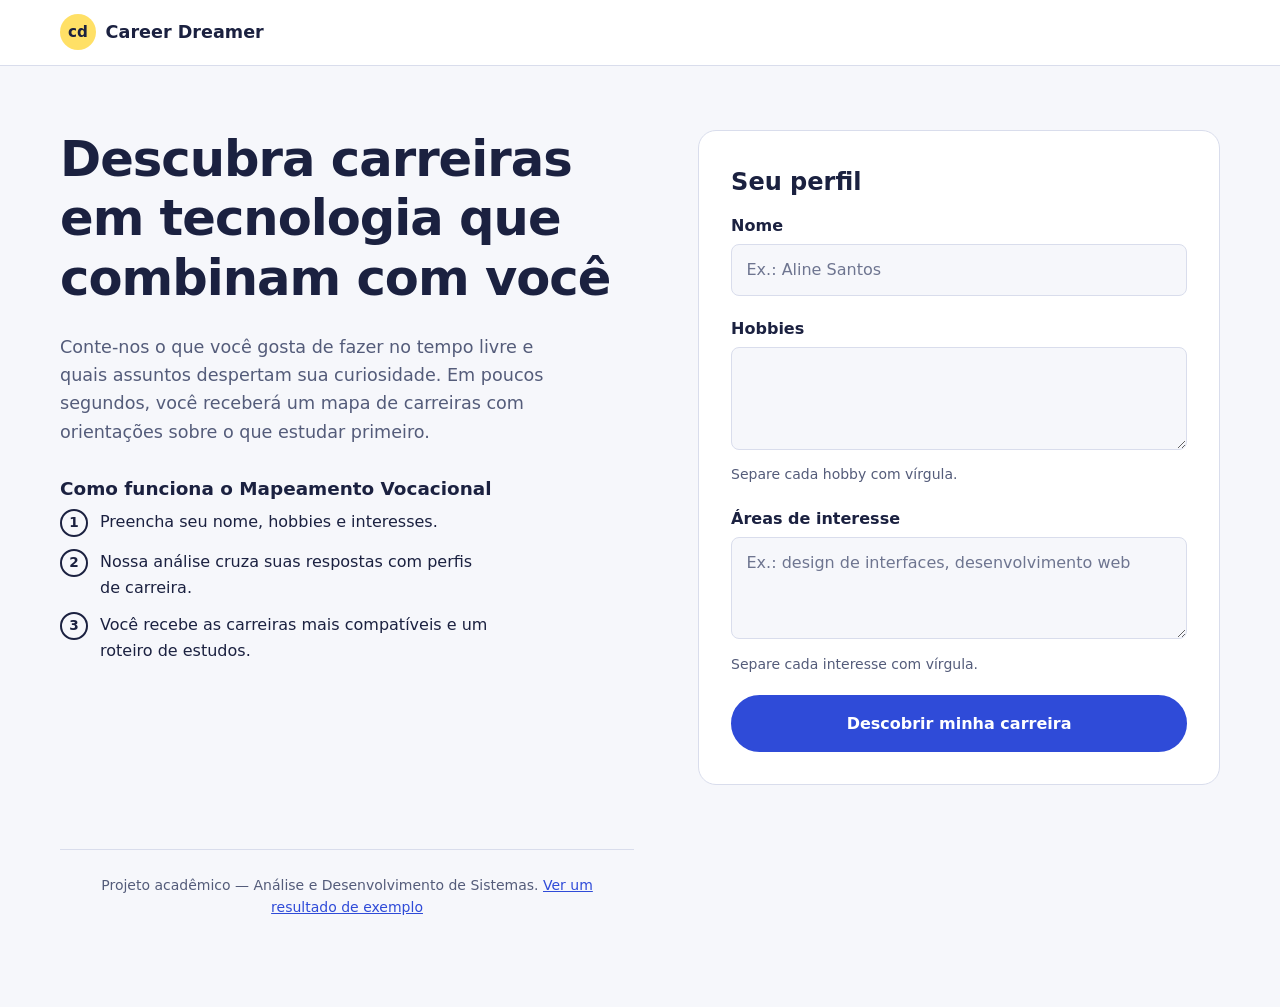
<file: index.html>
<!DOCTYPE html>
<html lang="pt-BR">
<head>
  <meta charset="UTF-8">
  <meta name="viewport" content="width=device-width, initial-scale=1.0">
  <meta name="description" content="Conte seus hobbies e interesses e descubra carreiras em tecnologia que combinam com você.">
  <title>Career Dreamer — Descubra sua carreira em tecnologia</title>
  <link rel="stylesheet" href="css/style.css">
  <script src="js/config.js" defer></script>
  <script src="js/app.js" defer></script>
</head>
<body>

  <div class="topo">
    <div class="container topo__conteudo">
      <div>
        <a href="index.html" class="marca">
          <div class="marca__simbolo">cd</div>
          <div>Career Dreamer</div>
        </a>
      </div>
    </div>
  </div>

  <main class="container pagina-inicial">
    <div class="apresentacao">
      <h1 class="titulo-principal">Descubra carreiras em tecnologia que combinam com você</h1>
      <p class="apresentacao__texto">
        Conte-nos o que você gosta de fazer no tempo livre e quais assuntos despertam sua curiosidade.
        Em poucos segundos, você receberá um mapa de carreiras com orientações sobre o que estudar primeiro.
      </p>

      <h2 class="subtitulo">Como funciona o Mapeamento Vocacional</h2>
      <ol class="passos">
        <li class="passo">Preencha seu nome, hobbies e interesses.</li>
        <li class="passo">Nossa análise cruza suas respostas com perfis de carreira.</li>
        <li class="passo">Você recebe as carreiras mais compatíveis e um roteiro de estudos.</li>
        </ol>
    </div>

    <div class="cartao">
      <div class="subtitulo-cartao">Seu perfil</div>

      <form id="form-perfil" class="formulario">
        <div class="campo">
          <div>
            <label for="nome">Nome</label>
          </div>
          <div>
            <input 
              type="text" 
              id="nome" 
              name="nome" 
              placeholder="Ex.: Aline Santos"
              minlength="2"
              maxlength="60"
              required
            >
          </div>
        </div>

        <div class="campo">
          <div>
            <label for="hobbies">Hobbies</label>
          </div>
          <div>
            <textarea 
              id="hobbies" 
              name="hobbies" 
              rows="3"
              placeholder="Ex.: jogar videogame, desenhar, organizar eventos"
              required
              >
            </textarea>
          </div>
          <div class="dica">Separe cada hobby com vírgula.</div>
        </div>

        <div class="campo">
          <div>
            <label for="interesses">Áreas de interesse</label>
          </div>
          <div>
            <textarea 
            id="interesses" 
            name="interesses" 
            rows="3"
            placeholder="Ex.: design de interfaces, desenvolvimento web"
            required
            ></textarea>
          </div>
          <div class="dica">Separe cada interesse com vírgula.</div>
        </div>

        <button type="submit" class="botao">Descobrir minha carreira</button>
      </form>
    </div>
  </div>

  <footer class="rodape">
    <div class="container">
      <p>Projeto acadêmico — Análise e Desenvolvimento de Sistemas.
        <a href="resultado.html?exemplo">Ver um resultado de exemplo</a></p>
    </div>
  </footer>

  <dialog id="modal-aviso" class="modal" aria-labelledby="modal-titulo" aria-describedby="modal-texto">
  <h2 id="modal-titulo">Tente mais tarde</h2>
  <p id="modal-texto">
    O serviço de análise de carreiras ainda não está disponível.
    Volte em breve para ver seu mapa de carreiras.
  </p>
  <form method="dialog" class="modal__acoes">
    <button class="botao" autofocus>Entendi</button>
  </form>
  </dialog>

</body>
</html>
</file>
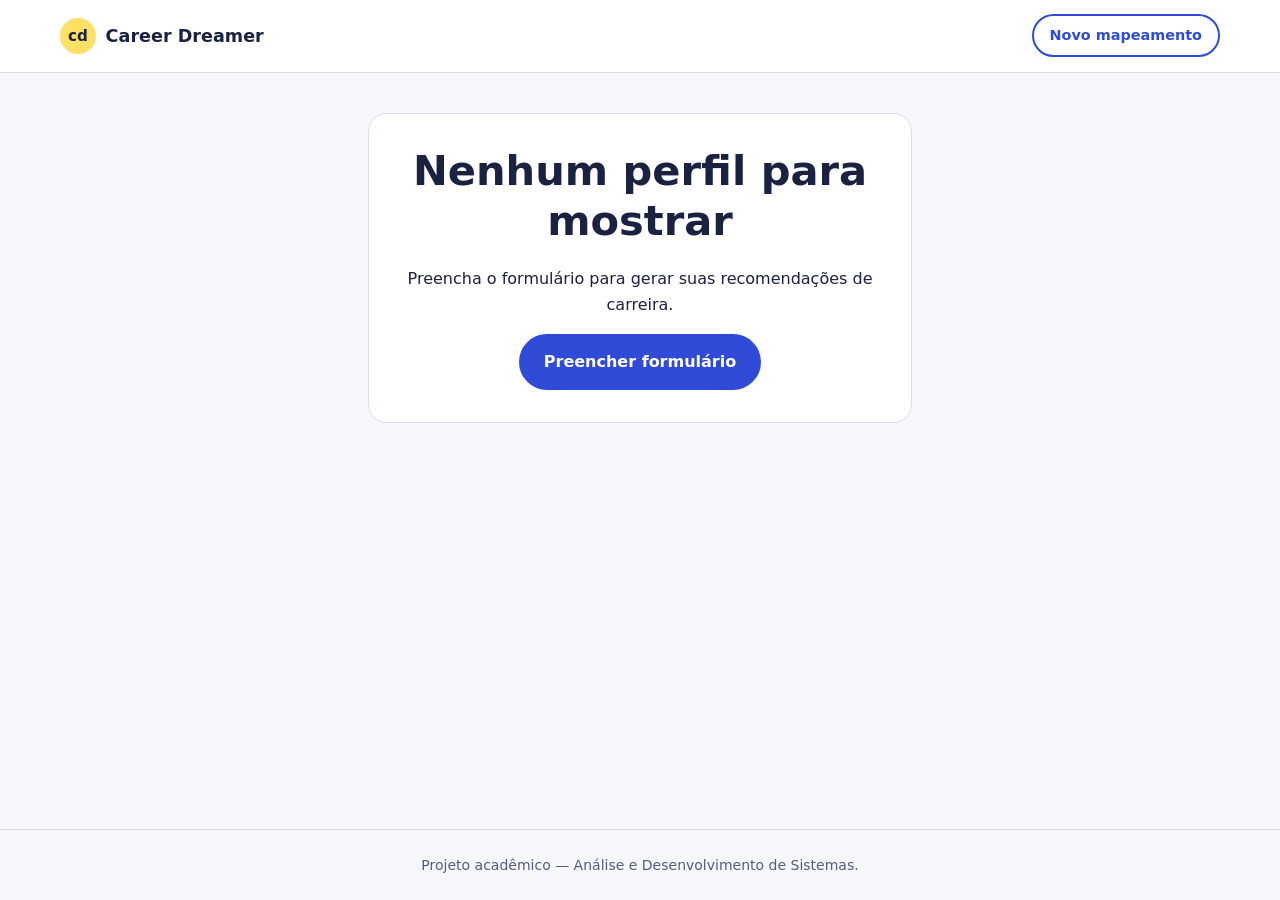
<file: resultado.html>
<!DOCTYPE html>
<html lang="pt-BR">
<head>
  <meta charset="UTF-8">
  <meta name="viewport" content="width=device-width, initial-scale=1">
  <meta name="description" content="Seu perfil profissional e as carreiras em tecnologia recomendadas para você.">
  <title>Seu perfil — Career Dreamer</title>
  <link rel="stylesheet" href="css/style.css">
  <script src="js/config.js" defer></script>
  <script src="js/dados-exemplo.js" defer></script>
  <script src="js/resultado.js" defer></script>
</head>
<body>

  <header class="topo">
    <div class="container topo__conteudo">
      <a href="index.html" class="marca">
        <span class="marca__simbolo" aria-hidden="true">cd</span>
        <span>Career Dreamer</span>
      </a>
      <a href="index.html" class="botao botao--secundario">Novo mapeamento</a>
    </div>
  </header>

  <main class="container pagina-resultado">

    <section id="resultado" aria-labelledby="titulo-resultado" hidden>
      <h1 id="titulo-resultado">Perfil de <span id="nome-usuario"></span></h1>
      <p id="sintese" class="sintese"></p>

      <h2 class="subtitulo">Carreiras recomendadas</h2>
      <ol id="lista-carreiras" class="lista-carreiras"></ol>
    </section>

    <section id="sem-resultado" class="cartao vazio" aria-labelledby="titulo-vazio" hidden>
      <h1 id="titulo-vazio">Nenhum perfil para mostrar</h1>
      <p>Preencha o formulário para gerar suas recomendações de carreira.</p>
      <a href="index.html" class="botao">Preencher formulário</a>
    </section>

  </main>

  <footer class="rodape">
    <div class="container">
      <p>Projeto acadêmico — Análise e Desenvolvimento de Sistemas.</p>
    </div>
  </footer>

  <!-- Modelo de card: o JavaScript clona e preenche para cada carreira -->
  <template id="modelo-carreira">
    <li class="cartao carreira">
      <article>
        <p class="carreira__selo" hidden>Melhor combinação</p>
        <div class="carreira__topo">
          <h3 class="carreira__titulo"></h3>
          <p class="carreira__nota">
            <span class="carreira__percentual"></span>
            <span class="carreira__legenda">de compatibilidade</span>
          </p>
        </div>
        <div class="barra" aria-hidden="true"><span class="barra__nivel"></span></div>
        <p class="carreira__resumo"></p>

        <h4>Competências-chave</h4>
        <ul class="chips"></ul>

        <h4>Roteiro de estudos</h4>
        <ol class="roteiro"></ol>
      </article>
    </li>
  </template>

</body>
</html>
</file>
<file: css/style.css>
/* ==========================================================================
   Career Dreamer — folha de estilos única
   Organização: 1. Variáveis  2. Base  3. Layout  4. Componentes
                5. Página inicial  6. Página de resultado  7. Acessibilidade
   ========================================================================== */

/* 1. Variáveis ----------------------------------------------------------- */
:root {
  --cor-papel: #f6f7fb;
  --cor-superficie: #ffffff;
  --cor-tinta: #1b2140;
  --cor-tinta-suave: #545c7a;
  --cor-borda: #d9ddec;
  --cor-primaria: #2f4bd8;
  --cor-primaria-escura: #2338a8;
  --cor-marca-texto: #ffe066;
  --cor-sucesso: #127a54;
  --cor-erro: #c0362c;

  --fonte-titulo: ui-rounded, "SF Pro Rounded", "Nunito", "Segoe UI", system-ui, sans-serif;
  --fonte-texto: system-ui, -apple-system, "Segoe UI", Roboto, sans-serif;

  --raio-pequeno: 8px;
  --raio-grande: 18px;
  --largura-max: 70rem;
}

/* 2. Base ---------------------------------------------------------------- */
*,
*::before,
*::after {
  box-sizing: border-box;
}

[hidden] {
  display: none !important;
}

body {
  margin: 0;
  min-height: 100vh;
  display: flex;
  flex-direction: column;
  background: var(--cor-papel);
  color: var(--cor-tinta);
  font-family: var(--fonte-texto);
  font-size: 1rem;
  line-height: 1.6;
}

h1,
h2,
h3,
h4 {
  margin: 0 0 0.5em;
  font-family: var(--fonte-titulo);
  line-height: 1.2;
}

p {
  margin: 0 0 1em;
}

a {
  color: var(--cor-primaria);
}

*:focus {
  outline: 3px solid var(--cor-primaria);
  outline-offset: 3px;
}

/* 3. Layout -------------------------------------------------------------- */
.container {
  width: 100%;
  min-width: 0;
  max-width: 1200px;
  margin: 0 auto;
  padding: 0 20px;
}

main {
  flex: 1;
}

.topo {
  background: var(--cor-superficie);
  border-bottom: 1px solid var(--cor-borda);
}

.topo__conteudo {
  display: flex;
  align-items: center;
  justify-content: space-between;
  gap: 1rem;
  padding-block: 0.9rem;
}

.rodape {
  padding-block: 1.5rem;
  border-top: 1px solid var(--cor-borda);
  color: var(--cor-tinta-suave);
  font-size: 0.875rem;
  text-align: center;
}

.rodape p {
  margin: 0;
}

/* 4. Componentes --------------------------------------------------------- */
.marca {
  display: inline-flex;
  align-items: center;
  gap: 0.6rem;
  color: var(--cor-tinta);
  font-family: var(--fonte-titulo);
  font-weight: 800;
  font-size: 1.1rem;
  text-decoration: none;
  white-space: nowrap;
}

.marca__simbolo {
  display: grid;
  place-items: center;
  width: 2.25rem;
  height: 2.25rem;
  border-radius: 50%;
  background: var(--cor-marca-texto);
  font-size: 0.95rem;
}

.cartao {
  background: var(--cor-superficie);
  border: 1px solid var(--cor-borda);
  border-radius: var(--raio-grande);
  padding: clamp(1.25rem, 4vw, 2rem);
}

.subtitulo {
  font-size: 1.15rem;
  margin-top: 2rem;
  margin-bottom: 0.5em;
  font-family: var(--fonte-titulo);
  font-weight: 700;
}

.subtitulo-cartao {
  font-size: 1.5rem;
  margin-bottom: 0.5em;
  font-family: var(--fonte-titulo);
  font-weight: 700;
}

.botao {
  display: inline-flex;
  align-items: center;
  justify-content: center;
  padding: 0.85rem 1.4rem;
  border: 2px solid var(--cor-primaria);
  border-radius: 999px;
  background: var(--cor-primaria);
  color: #ffffff;
  font: inherit;
  font-weight: 700;
  text-decoration: none;
  cursor: pointer;
  transition: background-color 0.2s, border-color 0.2s;
}

.botao:hover:not(:disabled) {
  background: var(--cor-primaria-escura);
  border-color: var(--cor-primaria-escura);
}

.botao:disabled {
  opacity: 0.65;
  cursor: progress;
}

.botao--secundario {
  white-space: nowrap;
  background: transparent;
  color: var(--cor-primaria);
  padding: 0.5rem 1rem;
  font-size: 0.9rem;
}

.botao--secundario:hover:not(:disabled) {
  background: var(--cor-primaria);
  color: #ffffff;
}

/* Formulário */
.formulario {
  display: flex;
  flex-direction: column;
  gap: 1.25rem;
}

.campo {
  display: flex;
  flex-direction: column;
  gap: 0.35rem;
}

.campo label {
  font-weight: 700;
  color: var(--cor-tinta);
}

.campo input,
.campo textarea {
  width: 100%;
  padding: 0.75rem 0.9rem;
  border: 1.5px solid var(--cor-borda);
  border-radius: var(--raio-pequeno);
  background: var(--cor-papel);
  color: var(--cor-tinta);
  font: inherit;
}

.campo textarea {
  min-height: 5.5rem;
  resize: vertical;
}

.campo input::placeholder,
.campo textarea::placeholder {
  color: #6e7590;
}

.campo input:focus,
.campo textarea:focus {
  background: var(--cor-superficie);
}

.campo input:user-invalid,
.campo textarea:user-invalid {
  border-color: var(--cor-erro);
}

.dica {
  margin: 0;
  font-size: 0.875rem;
  color: var(--cor-tinta-suave);
}

/* Modal (elemento <dialog> nativo) */
.modal {
  width: min(26rem, 100% - 2rem);
  padding: 1.75rem;
  border: 0;
  border-top: 6px solid var(--cor-marca-texto);
  border-radius: var(--raio-grande);
  background: var(--cor-superficie);
  color: var(--cor-tinta);
  box-shadow: 0 20px 50px rgb(27 33 64 / 0.25);
}

.modal::backdrop {
  background: rgb(27 33 64 / 0.55);
}

.modal__acoes {
  display: flex;
  justify-content: flex-end;
  margin: 0;
}

/* 5. Página inicial ------------------------------------------------------ */
.pagina-inicial {
  display: grid;
  gap: 2rem;
  padding-block: 2.5rem;
}

.apresentacao h1,
.titulo-principal {
  margin: 0 0 0.5em;
  font-family: var(--fonte-titulo);
  font-weight: 800;
  line-height: 1.2;
  font-size: clamp(2rem, 5vw, 3.1rem);
  letter-spacing: -0.02em;
  max-width: 16ch;
}

.apresentacao__texto {
  max-width: 46ch;
  font-size: 1.1rem;
  color: var(--cor-tinta-suave);
}

.passos {
  margin: 0;
  padding: 0;
  list-style: none;
  counter-reset: passo;
  display: grid;
  gap: 0.75rem;
  max-width: 42ch;
}

.passos li,
.passos .passo {
  counter-increment: passo;
  display: flex;
  gap: 0.75rem;
  align-items: baseline;
}

.passos li::before,
.passos .passo::before {
  content: counter(passo);
  flex-shrink: 0;
  display: grid;
  place-items: center;
  width: 1.75rem;
  height: 1.75rem;
  border-radius: 50%;
  border: 2px solid var(--cor-tinta);
  font-family: var(--fonte-titulo);
  font-weight: 800;
  font-size: 0.85rem;
}

@media (min-width: 860px) {
  .pagina-inicial {
    grid-template-columns: 1.1fr 1fr;
    align-items: start;
    gap: 4rem;
    padding-block: 4rem;
  }
}

/* 6. Página de resultado ------------------------------------------------- */
.pagina-resultado {
  padding-block: 2.5rem 4rem;
}

.pagina-resultado h1 {
  font-size: clamp(1.8rem, 4.5vw, 2.6rem);
}

.sintese {
  max-width: 60ch;
  font-size: 1.15rem;
  color: var(--cor-tinta-suave);
}

.lista-carreiras {
  margin: 0;
  padding: 0;
  list-style: none;
  display: grid;
  gap: 1.25rem;
}

.carreira--principal {
  border: 2px solid var(--cor-tinta);
}

.carreira__selo {
  display: inline-block;
  margin-bottom: 0.75rem;
  padding: 0.15rem 0.7rem;
  border-radius: 999px;
  background: var(--cor-marca-texto);
  font-size: 0.85rem;
  font-weight: 700;
}

.carreira__topo {
  display: flex;
  flex-wrap: wrap;
  align-items: baseline;
  justify-content: space-between;
  gap: 0.5rem 1rem;
}

.carreira__titulo {
  font-size: 1.4rem;
  margin: 0;
}

.carreira__nota {
  margin: 0;
  color: var(--cor-sucesso);
}

.carreira__percentual {
  font-family: var(--fonte-titulo);
  font-size: 2rem;
  font-weight: 800;
}

.carreira__legenda {
  font-size: 0.875rem;
}

.barra {
  height: 10px;
  margin-block: 0.75rem 1rem;
  border-radius: 999px;
  background: var(--cor-papel);
  overflow: hidden;
}

.barra__nivel {
  display: block;
  width: var(--nivel, 0%);
  height: 100%;
  border-radius: inherit;
  background: var(--cor-marca-texto);
  transition: width 0.8s ease-out;
}

.carreira__resumo {
  max-width: 65ch;
}

.carreira h4 {
  margin-top: 1.25rem;
  font-size: 1rem;
}

.chips {
  margin: 0;
  padding: 0;
  list-style: none;
  display: flex;
  flex-wrap: wrap;
  gap: 0.5rem;
}

.chips li {
  padding: 0.2rem 0.75rem;
  border: 1px solid var(--cor-borda);
  border-radius: 999px;
  font-size: 0.9rem;
}

.roteiro {
  margin: 0;
  padding-left: 1.25rem;
  color: var(--cor-tinta-suave);
}

.vazio {
  max-width: 34rem;
  margin-inline: auto;
  text-align: center;
}

/* 7. Ajustes para celulares ------------------------------------------------- */
@media (max-width: 600px) {

    .container {
        padding-inline: 16px;
    }

    .pagina-inicial {
        grid-template-columns: minmax(0, 1fr);
        gap: 1.5rem;
        padding-block: 1.5rem;
    }

    .apresentacao,
    .cartao {
        min-width: 0;
        width: 100%;
    }

    .titulo-principal {
        font-size: clamp(1.8rem, 7vw, 2.3rem);
        max-width: 100%;
    }

    .apresentacao__texto {
        font-size: 1rem;
    }

    .cartao {
        padding: 1.25rem;
    }

    .botao {
        width: 100%;
        text-align: center;
    }

    .marca {
        white-space: normal;
    }

    .carreira__topo {
        align-items: flex-start;
    }

    .carreira__percentual {
        font-size: 1.6rem;
    }
}

/* 8. Acessibilidade ------------------------------------------------------ */
@media (prefers-reduced-motion: reduce) {
  *,
  *::before,
  *::after {
    transition: none !important;
    animation: none !important;
  }
}
</file>
